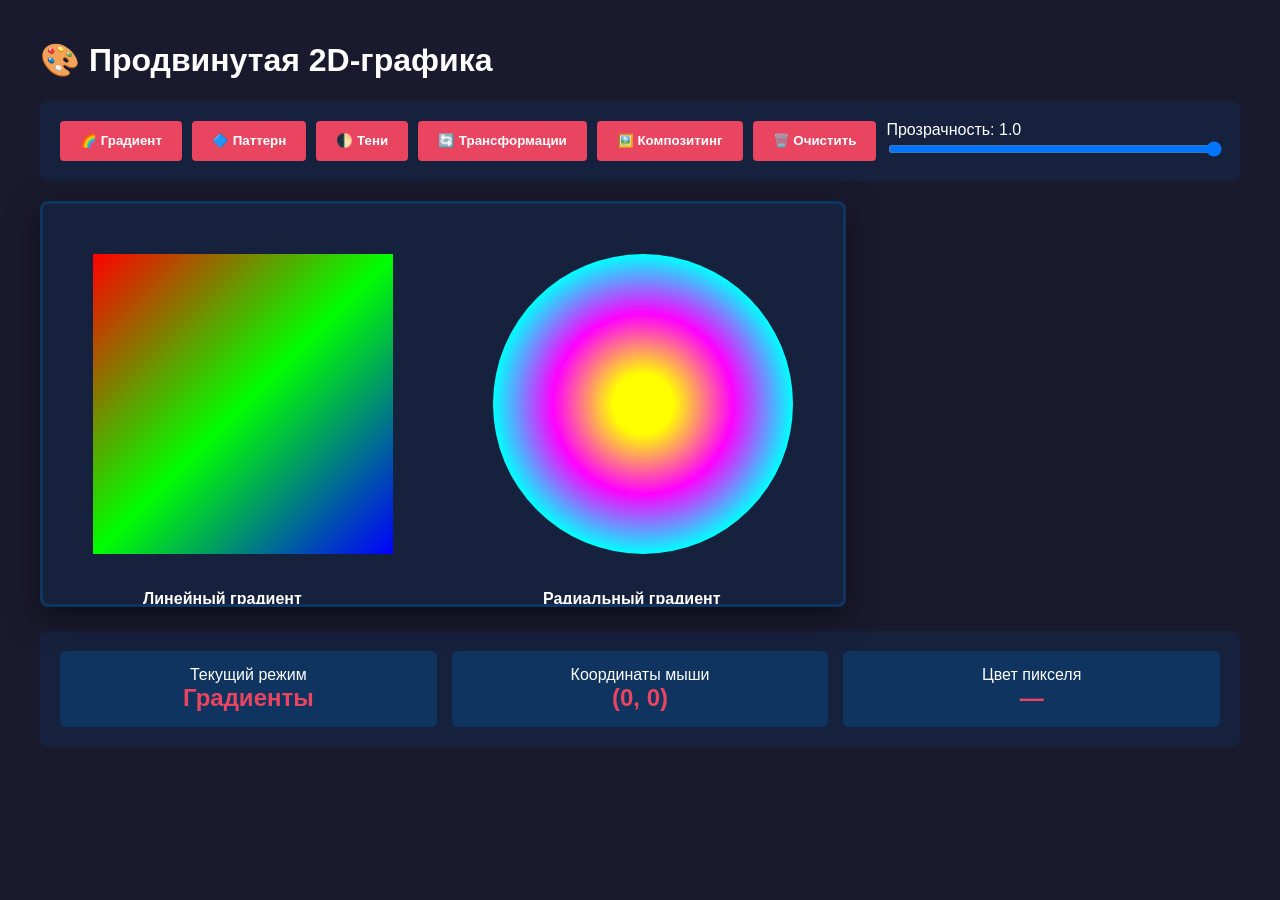
<file: src/canvas-advanced-1.html>
<!DOCTYPE html>
<html lang="ru">
<head>
    <meta charset="UTF-8">
    <title>Canvas: Продвинутая отрисовка</title>
    <style>
        body {
            font-family: 'Segoe UI', Tahoma, Geneva, Verdana, sans-serif;
            margin: 0;
            padding: 20px;
            background: #1a1a2e;
            color: #fff;
        }
        
        .container {
            max-width: 1200px;
            margin: 0 auto;
        }
        
        canvas {
            border: 3px solid #0f3460;
            border-radius: 8px;
            background: #16213e;
            box-shadow: 0 10px 30px rgba(0,0,0,0.5);
        }
        
        .controls {
            margin: 20px 0;
            display: flex;
            gap: 10px;
            flex-wrap: wrap;
            background: #16213e;
            padding: 20px;
            border-radius: 8px;
        }
        
        button {
            padding: 10px 20px;
            background: #e94560;
            color: white;
            border: none;
            border-radius: 4px;
            cursor: pointer;
            font-weight: bold;
            transition: transform 0.2s;
        }
        
        button:hover {
            transform: scale(1.05);
            background: #ff6b8b;
        }
        
        .info-panel {
            background: #16213e;
            padding: 20px;
            border-radius: 8px;
            margin-top: 20px;
            display: grid;
            grid-template-columns: repeat(auto-fit, minmax(200px, 1fr));
            gap: 15px;
        }
        
        .stat {
            background: #0f3460;
            padding: 15px;
            border-radius: 6px;
            text-align: center;
        }
        
        .stat-value {
            font-size: 24px;
            font-weight: bold;
            color: #e94560;
        }
        
        .slider-container {
            flex: 1;
            min-width: 200px;
        }
        
        input[type="range"] {
            width: 100%;
        }
    </style>
</head>
<body>
    <div class="container">
        <h1>🎨 Продвинутая 2D-графика</h1>
        
        <div class="controls">
            <button onclick="drawGradient()">🌈 Градиент</button>
            <button onclick="drawPattern()">🔷 Паттерн</button>
            <button onclick="drawShadows()">🌓 Тени</button>
            <button onclick="drawTransform()">🔄 Трансформации</button>
            <button onclick="drawComposite()">🖼️ Композитинг</button>
            <button onclick="clearCanvas()">🗑️ Очистить</button>
            
            <div class="slider-container">
                <label>Прозрачность: <span id="alphaValue">1.0</span></label>
                <input type="range" id="alphaSlider" min="0" max="1" step="0.1" value="1" oninput="updateAlpha(this.value)">
            </div>
        </div>
        
        <canvas id="mainCanvas" width="800" height="400"></canvas>
        
        <div class="info-panel" id="stats">
            <div class="stat">
                <div>Текущий режим</div>
                <div class="stat-value" id="currentMode">—</div>
            </div>
            <div class="stat">
                <div>Координаты мыши</div>
                <div class="stat-value" id="mouseCoords">(0, 0)</div>
            </div>
            <div class="stat">
                <div>Цвет пикселя</div>
                <div class="stat-value" id="pixelColor">—</div>
            </div>
        </div>
    </div>
    
    <script>
        const canvas = document.getElementById('mainCanvas');
        const ctx = canvas.getContext('2d');
        const alphaSlider = document.getElementById('alphaSlider');
        const alphaValue = document.getElementById('alphaValue');
        const currentMode = document.getElementById('currentMode');
        
        let globalAlpha = 1.0;
        
        // Обновление прозрачности
        window.updateAlpha = (value) => {
            globalAlpha = parseFloat(value);
            alphaValue.textContent = globalAlpha.toFixed(1);
        };
        
        // 1. ГРАДИЕНТЫ
        window.drawGradient = () => {
            clearCanvas();
            currentMode.textContent = 'Градиенты';
            
            // Линейный градиент
            const linearGradient = ctx.createLinearGradient(50, 50, 350, 350);
            linearGradient.addColorStop(0, '#ff0000');
            linearGradient.addColorStop(0.5, '#00ff00');
            linearGradient.addColorStop(1, '#0000ff');
            
            ctx.fillStyle = linearGradient;
            ctx.globalAlpha = globalAlpha;
            ctx.fillRect(50, 50, 300, 300);
            
            // Радиальный градиент
            const radialGradient = ctx.createRadialGradient(600, 200, 30, 600, 200, 150);
            radialGradient.addColorStop(0, '#ffff00');
            radialGradient.addColorStop(0.5, '#ff00ff');
            radialGradient.addColorStop(1, '#00ffff');
            
            ctx.fillStyle = radialGradient;
            ctx.beginPath();
            ctx.arc(600, 200, 150, 0, Math.PI * 2);
            ctx.fill();
            
            // Текст с информацией
            ctx.globalAlpha = 1.0;
            ctx.fillStyle = 'white';
            ctx.font = 'bold 16px Arial';
            ctx.fillText('Линейный градиент', 100, 400);
            ctx.fillText('Радиальный градиент', 500, 400);
        };
        
        // 2. ПАТТЕРНЫ
        window.drawPattern = () => {
            clearCanvas();
            currentMode.textContent = 'Паттерны';
            
            // Создаем паттерн из маленького canvas
            const patternCanvas = document.createElement('canvas');
            patternCanvas.width = 20;
            patternCanvas.height = 20;
            const patternCtx = patternCanvas.getContext('2d');
            
            // Рисуем узор
            patternCtx.fillStyle = '#e94560';
            patternCtx.fillRect(0, 0, 10, 10);
            patternCtx.fillRect(10, 10, 10, 10);
            patternCtx.fillStyle = '#0f3460';
            patternCtx.fillRect(10, 0, 10, 10);
            patternCtx.fillRect(0, 10, 10, 10);
            
            // Применяем паттерн
            const pattern = ctx.createPattern(patternCanvas, 'repeat');
            ctx.fillStyle = pattern;
            ctx.globalAlpha = globalAlpha;
            ctx.fillRect(0, 0, canvas.width, canvas.height);
            
            // Добавляем текст поверх
            ctx.globalAlpha = 1.0;
            ctx.fillStyle = 'white';
            ctx.font = 'bold 24px Arial';
            ctx.fillText('Паттерн "Клетка"', 250, 200);
        };
        
        // 3. ТЕНИ
        window.drawShadows = () => {
            clearCanvas();
            currentMode.textContent = 'Тени';
            
            // Настройки теней
            ctx.shadowColor = 'rgba(255, 255, 255, 0.8)';
            ctx.shadowBlur = 20;
            ctx.shadowOffsetX = 10;
            ctx.shadowOffsetY = 10;
            
            ctx.globalAlpha = globalAlpha;
            
            // Рисуем фигуры с тенями
            ctx.fillStyle = '#e94560';
            ctx.fillRect(100, 100, 150, 150);
            
            ctx.fillStyle = '#0f3460';
            ctx.beginPath();
            ctx.arc(500, 200, 80, 0, Math.PI * 2);
            ctx.fill();
            
            // Тень для текста
            ctx.shadowColor = '#e94560';
            ctx.shadowBlur = 15;
            ctx.shadowOffsetX = 5;
            ctx.shadowOffsetY = 5;
            
            ctx.globalAlpha = 1.0;
            ctx.fillStyle = 'white';
            ctx.font = 'bold 30px Arial';
            ctx.fillText('Тени', 300, 350);
            
            // Сброс настроек теней
            ctx.shadowColor = 'transparent';
            ctx.shadowBlur = 0;
            ctx.shadowOffsetX = 0;
            ctx.shadowOffsetY = 0;
        };
        
        // 4. ТРАНСФОРМАЦИИ
        window.drawTransform = () => {
            clearCanvas();
            currentMode.textContent = 'Трансформации';
            
            ctx.save(); // Сохраняем состояние
            
            ctx.globalAlpha = globalAlpha;
            
            // Сдвиг (translate)
            ctx.translate(200, 150);
            ctx.fillStyle = '#e94560';
            ctx.fillRect(0, 0, 100, 100);
            
            // Масштабирование (scale)
            ctx.scale(0.5, 0.5);
            ctx.fillStyle = '#0f3460';
            ctx.fillRect(200, 50, 100, 100);
            
            // Поворот (rotate)
            ctx.rotate(45 * Math.PI / 180);
            ctx.fillStyle = '#4ecdc4';
            ctx.fillRect(100, -50, 80, 80);
            
            ctx.restore(); // Восстанавливаем состояние
            
            // Пояснения
            ctx.globalAlpha = 1.0;
            ctx.fillStyle = 'white';
            ctx.font = '14px Arial';
            ctx.fillText('translate(200,150)', 50, 300);
            ctx.fillText('scale(0.5) + rotate', 250, 250);
        };
        
        // 5. КОМПОЗИТИНГ
        window.drawComposite = () => {
            clearCanvas();
            currentMode.textContent = 'Композитинг';
            
            // Рисуем фон
            ctx.fillStyle = '#0f3460';
            ctx.fillRect(0, 0, canvas.width, canvas.height);
            
            const modes = [
                'source-over',    // По умолчанию
                'destination-over',
                'lighter',        // Сложение цветов
                'multiply',
                'screen',
                'overlay'
            ];
            
            ctx.globalAlpha = 0.8;
            
            modes.forEach((mode, index) => {
                const x = 50 + (index * 120);
                const y = 50;
                
                // Устанавливаем режим композитинга
                ctx.globalCompositeOperation = mode;
                
                // Рисуем квадрат
                ctx.fillStyle = '#e94560';
                ctx.fillRect(x, y, 80, 80);
                
                // Рисуем круг поверх
                ctx.fillStyle = '#4ecdc4';
                ctx.beginPath();
                ctx.arc(x + 60, y + 60, 40, 0, Math.PI * 2);
                ctx.fill();
                
                // Подпись режима
                ctx.globalCompositeOperation = 'source-over';
                ctx.globalAlpha = 1.0;
                ctx.fillStyle = 'white';
                ctx.font = '10px Arial';
                ctx.fillText(mode, x, y + 100);
            });
            
            // Сброс
            ctx.globalCompositeOperation = 'source-over';
        };
        
        // Очистка
        window.clearCanvas = () => {
            ctx.clearRect(0, 0, canvas.width, canvas.height);
            ctx.globalAlpha = 1.0;
            ctx.shadowColor = 'transparent';
            ctx.shadowBlur = 0;
            ctx.shadowOffsetX = 0;
            ctx.shadowOffsetY = 0;
            ctx.setTransform(1, 0, 0, 1, 0, 0); // Сброс трансформаций
            currentMode.textContent = '—';
        };
        
        // Отслеживание мыши
        canvas.addEventListener('mousemove', (e) => {
            const rect = canvas.getBoundingClientRect();
            const x = Math.floor(e.clientX - rect.left);
            const y = Math.floor(e.clientY - rect.top);
            
            document.getElementById('mouseCoords').textContent = `(${x}, ${y})`;
            
            // Получаем цвет пикселя под мышью
            try {
                const pixel = ctx.getImageData(x, y, 1, 1).data;
                document.getElementById('pixelColor').textContent = 
                    `rgba(${pixel[0]}, ${pixel[1]}, ${pixel[2]}, ${(pixel[3]/255).toFixed(2)})`;
            } catch (e) {
                // Вне canvas
            }
        });
        
        // Начальный рисунок
        drawGradient();
    </script>
</body>
</html>
</file>
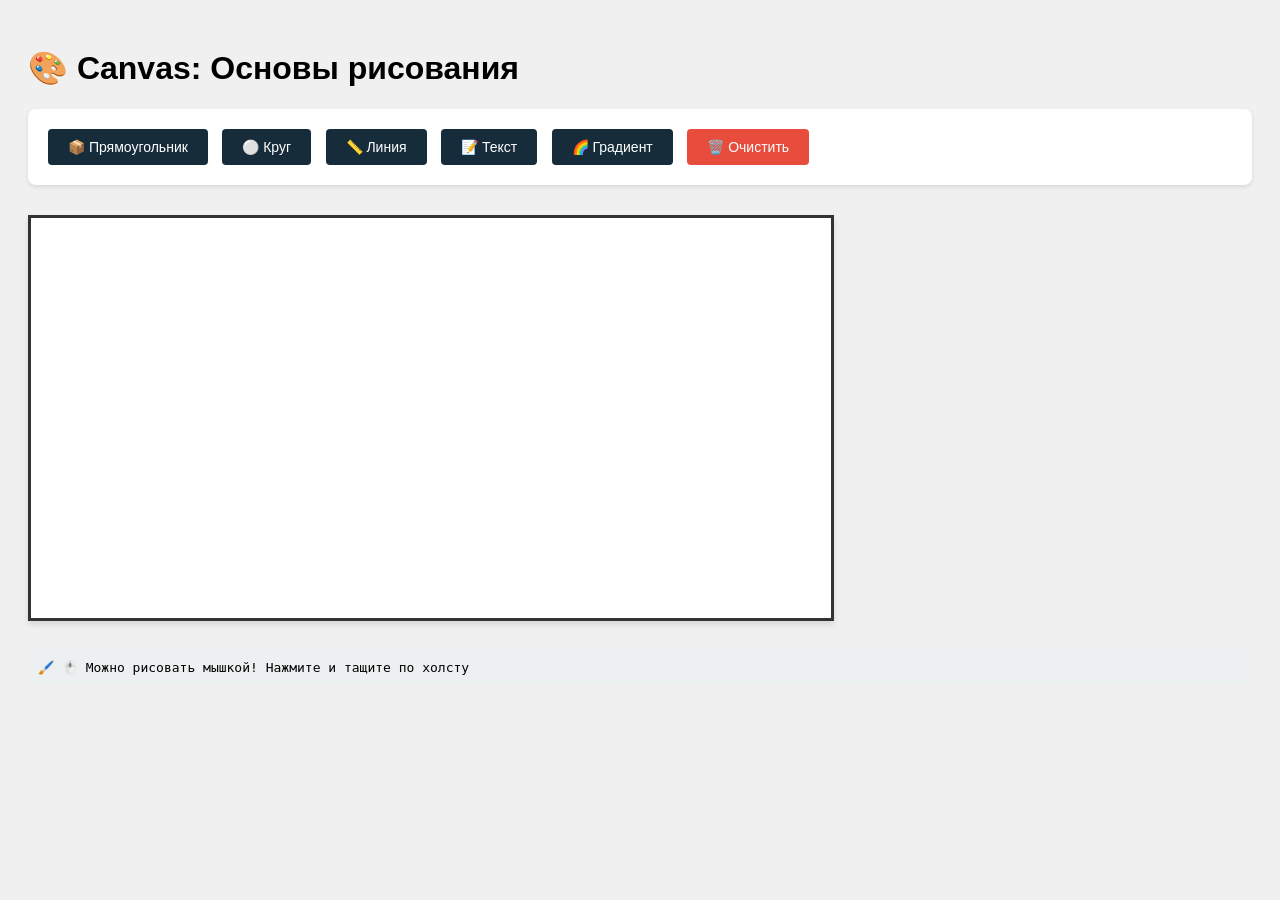
<file: src/canvas-basics.html>
<!DOCTYPE html>
<html lang="ru">
<head>
    <meta charset="UTF-8">
    <title>Canvas: Основы рисования</title>
    <style>
        body {
            font-family: Arial, sans-serif;
            padding: 20px;
            background: #f0f0f0;
        }
        
        canvas {
            border: 3px solid #333;
            background: white;
            margin: 10px 0;
            box-shadow: 0 4px 6px rgba(0,0,0,0.1);
        }
        
        .controls {
            margin: 20px 0;
            padding: 15px;
            background: white;
            border-radius: 8px;
            box-shadow: 0 2px 4px rgba(0,0,0,0.1);
        }
        
        button {
            padding: 10px 20px;
            margin: 5px;
            background: #162c3a;
            color: white;
            border: none;
            border-radius: 4px;
            cursor: pointer;
            font-size: 14px;
        }
        
        button:hover {
            background: #077bc8;
        }
        
        button.clear {
            background: #e74c3c;
        }
        
        button.clear:hover {
            background: #c0392b;
        }
        
        .info {
            margin-top: 15px;
            padding: 10px;
            background: #ecf0f1;
            border-radius: 4px;
            font-family: monospace;
        }
    </style>
</head>
<body>
    <h1>🎨 Canvas: Основы рисования</h1>
    
    <div class="controls">
        <button onclick="drawRect()">📦 Прямоугольник</button>
        <button onclick="drawCircle()">⚪ Круг</button>
        <button onclick="drawLine()">📏 Линия</button>
        <button onclick="drawText()">📝 Текст</button>
        <button onclick="drawGradient()">🌈 Градиент</button>
        <button onclick="clearCanvas()" class="clear">🗑️ Очистить</button>
    </div>
    
    <canvas id="myCanvas" width="800" height="400"></canvas>
    
    <div class="info" id="info">
        Попробуйте разные кнопки! 🖌️
    </div>
    
    <script>
        const canvas = document.getElementById('myCanvas');
        const ctx = canvas.getContext('2d');
        const info = document.getElementById('info');
        
        // Начальные настройки
        ctx.strokeStyle = '#3498db';  // Цвет линий
        ctx.fillStyle = '#3498db';    // Цвет заливки
        ctx.lineWidth = 3;            // Толщина линий
        ctx.font = '20px Arial';      // Шрифт для текста
        
        // Функция для обновления информации
        function showInfo(text) {
            info.innerHTML = `🖌️ ${text}`;
        }
        
        // 1. РИСОВАНИЕ ПРЯМОУГОЛЬНИКА
        window.drawRect = () => {
            clearCanvas();
            
            // fillRect(x, y, width, height) - закрашенный прямоугольник
            ctx.fillStyle = '#3498db';
            ctx.fillRect(50, 50, 200, 100);
            
            // strokeRect(x, y, width, height) - только контур
            ctx.strokeStyle = '#2c3e50';
            ctx.lineWidth = 5;
            ctx.strokeRect(300, 50, 200, 100);
            
            // Прямоугольник со скругленными углами
            ctx.fillStyle = '#27ae60';
            ctx.beginPath();
            // roundRect(x, y, width, height, radius) - нужно создать вручную
            ctx.roundRect(550, 50, 200, 100, 20);
            ctx.fill();
            
            showInfo('Нарисованы прямоугольники: закрашенный, контурный, со скруглением');
        };
        
        // Вспомогательная функция для скругленного прямоугольника
        CanvasRenderingContext2D.prototype.roundRect = function(x, y, w, h, r) {
            if (w < 2 * r) r = w / 2;
            if (h < 2 * r) r = h / 2;
            this.moveTo(x + r, y);
            this.lineTo(x + w - r, y);
            this.quadraticCurveTo(x + w, y, x + w, y + r);
            this.lineTo(x + w, y + h - r);
            this.quadraticCurveTo(x + w, y + h, x + w - r, y + h);
            this.lineTo(x + r, y + h);
            this.quadraticCurveTo(x, y + h, x, y + h - r);
            this.lineTo(x, y + r);
            this.quadraticCurveTo(x, y, x + r, y);
            return this;
        };
        
        // 2. РИСОВАНИЕ КРУГА
        window.drawCircle = () => {
            clearCanvas();
            
            // Круг с заливкой
            ctx.fillStyle = '#e74c3c';
            ctx.beginPath();
            ctx.arc(150, 200, 80, 0, Math.PI * 2); // (x, y, радиус, начальный угол, конечный угол)
            ctx.fill();
            
            // Круг с контуром
            ctx.strokeStyle = '#27ae60';
            ctx.lineWidth = 5;
            ctx.beginPath();
            ctx.arc(400, 200, 80, 0, Math.PI * 2);
            ctx.stroke();
            
            // Полукруг
            ctx.fillStyle = '#f39c12';
            ctx.beginPath();
            ctx.arc(650, 200, 80, 0, Math.PI); // Только половина круга
            ctx.fill();
            
            showInfo('Нарисованы круги: закрашенный, контурный, полукруг');
        };
        
        // 3. РИСОВАНИЕ ЛИНИИ
        window.drawLine = () => {
            clearCanvas();
            
            // Простая линия
            ctx.strokeStyle = '#3498db';
            ctx.lineWidth = 3;
            ctx.beginPath();
            ctx.moveTo(50, 50);     // Начальная точка
            ctx.lineTo(250, 350);   // Конечная точка
            ctx.stroke();
            
            // Ломаная линия
            ctx.strokeStyle = '#e74c3c';
            ctx.lineWidth = 5;
            ctx.beginPath();
            ctx.moveTo(300, 100);
            ctx.lineTo(400, 200);
            ctx.lineTo(350, 300);
            ctx.lineTo(450, 350);
            ctx.stroke();
            
            // Пунктирная линия
            ctx.strokeStyle = '#27ae60';
            ctx.lineWidth = 4;
            ctx.setLineDash([10, 5]); // 10px линия, 5px пробел
            ctx.beginPath();
            ctx.moveTo(500, 100);
            ctx.lineTo(700, 300);
            ctx.stroke();
            
            // Возвращаем обычную линию
            ctx.setLineDash([]);
            
            showInfo('Нарисованы линии: прямая, ломаная, пунктирная');
        };
        
        // 4. РИСОВАНИЕ ТЕКСТА
        window.drawText = () => {
            clearCanvas();
            
            // Обычный текст
            ctx.font = '30px Arial';
            ctx.fillStyle = '#2c3e50';
            ctx.fillText('Привет, Марс!', 50, 100);
            
            // Текст с обводкой
            ctx.font = '40px "Courier New"';
            ctx.strokeStyle = '#e74c3c';
            ctx.lineWidth = 2;
            ctx.strokeText('Mars', 50, 200);
            
            // Текст с тенью
            ctx.shadowColor = '#888';
            ctx.shadowBlur = 10;
            ctx.shadowOffsetX = 5;
            ctx.shadowOffsetY = 5;
            ctx.font = 'bold 50px Arial';
            ctx.fillStyle = '#27ae60';
            ctx.fillText('2026', 50, 300);
            
            // Убираем тень
            ctx.shadowColor = 'transparent';
            ctx.shadowBlur = 0;
            ctx.shadowOffsetX = 0;
            ctx.shadowOffsetY = 0;
            
            showInfo('Нарисован текст: обычный, с обводкой, с тенью');
        };
        
        // 5. РИСОВАНИЕ ГРАДИЕНТА
        window.drawGradient = () => {
            clearCanvas();
            
            // Линейный градиент
            const linearGradient = ctx.createLinearGradient(50, 50, 250, 250);
            linearGradient.addColorStop(0, '#3498db');   // Начальный цвет
            linearGradient.addColorStop(0.5, '#e74c3c'); // Средний цвет
            linearGradient.addColorStop(1, '#f1c40f');   // Конечный цвет
            
            ctx.fillStyle = linearGradient;
            ctx.fillRect(50, 50, 200, 200);
            
            // Радиальный градиент
            const radialGradient = ctx.createRadialGradient(400, 150, 20, 450, 200, 100);
            radialGradient.addColorStop(0, '#2ecc71');
            radialGradient.addColorStop(0.5, '#f39c12');
            radialGradient.addColorStop(1, '#e74c3c');
            
            ctx.fillStyle = radialGradient;
            ctx.beginPath();
            ctx.arc(450, 200, 100, 0, Math.PI * 2);
            ctx.fill();
            
            showInfo('Нарисованы градиенты: линейный и радиальный');
        };
        
        // 6. ОЧИСТКА ХОЛСТА
        window.clearCanvas = () => {
            ctx.clearRect(0, 0, canvas.width, canvas.height);
            showInfo('Холст очищен. Нажмите любую кнопку!');
        };
        
        // 7. РИСОВАНИЕ ПО КООРДИНАТАМ МЫШИ (интерактив)
        let isDrawing = false;
        let lastX = 0;
        let lastY = 0;
        
        canvas.addEventListener('mousedown', (e) => {
            isDrawing = true;
            lastX = e.offsetX;
            lastY = e.offsetY;
            
            // Начинаем новый путь
            ctx.beginPath();
            ctx.moveTo(lastX, lastY);
        });
        
        canvas.addEventListener('mousemove', (e) => {
            if (!isDrawing) return;
            
            const x = e.offsetX;
            const y = e.offsetY;
            
            // Рисуем линию
            ctx.strokeStyle = '#3498db';
            ctx.lineWidth = 3;
            ctx.lineTo(x, y);
            ctx.stroke();
            
            // Начинаем новый сегмент для плавности
            ctx.beginPath();
            ctx.moveTo(x, y);
            
            lastX = x;
            lastY = y;
        });
        
        canvas.addEventListener('mouseup', () => {
            isDrawing = false;
        });
        
        canvas.addEventListener('mouseleave', () => {
            isDrawing = false;
        });
        
        showInfo('🖱️ Можно рисовать мышкой! Нажмите и тащите по холсту');
    </script>
</body>
</html>
</file>
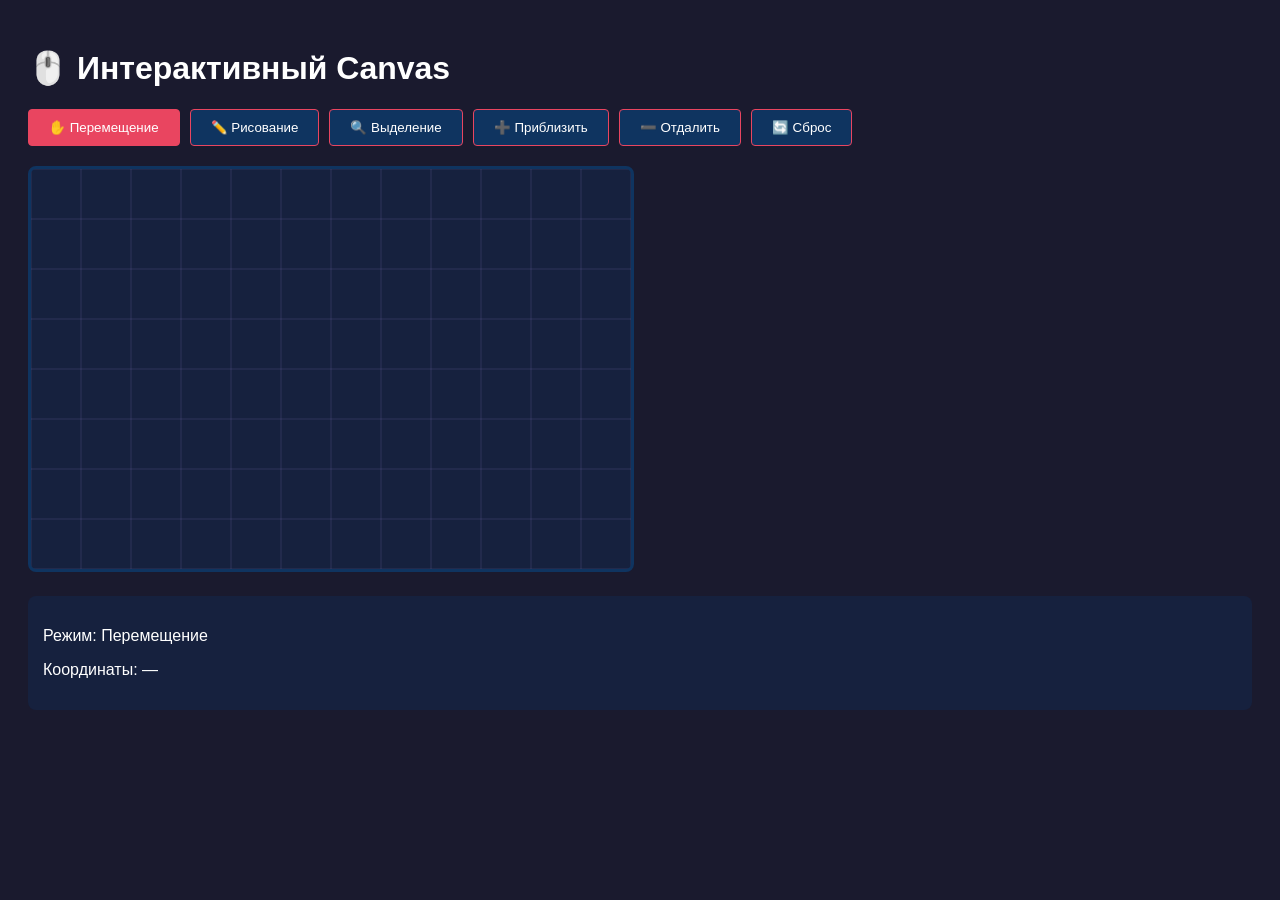
<file: src/canvas-interactive.html>
<!DOCTYPE html>
<html lang="ru">
<head>
    <meta charset="UTF-8">
    <title>Интерактивный Canvas</title>
    <style>
        body {
            font-family: 'Segoe UI', sans-serif;
            background: #1a1a2e;
            color: #fff;
            padding: 20px;
        }
        
        .canvas-wrapper {
            position: relative;
            display: inline-block;
        }
        
        canvas {
            border: 3px solid #0f3460;
            border-radius: 8px;
            background: #16213e;
            cursor: crosshair;
        }
        
        .tooltip {
            position: absolute;
            background: rgba(0,0,0,0.8);
            color: white;
            padding: 8px 12px;
            border-radius: 4px;
            font-size: 14px;
            pointer-events: none;
            display: none;
            z-index: 1000;
        }
        
        .controls {
            margin: 20px 0;
            display: flex;
            gap: 10px;
        }
        
        button {
            padding: 10px 20px;
            background: #0f3460;
            color: white;
            border: 1px solid #e94560;
            border-radius: 4px;
            cursor: pointer;
            transition: all 0.3s;
        }
        
        button:hover {
            background: #e94560;
        }
        
        button.active {
            background: #e94560;
        }
    </style>
</head>
<body>
    <h1>🖱️ Интерактивный Canvas</h1>
    
    <div class="controls">
        <button id="btnPan" class="active">✋ Перемещение</button>
        <button id="btnDraw">✏️ Рисование</button>
        <button id="btnSelect">🔍 Выделение</button>
        <button id="btnZoomIn">➕ Приблизить</button>
        <button id="btnZoomOut">➖ Отдалить</button>
        <button id="btnReset">🔄 Сброс</button>
    </div>
    
    <div class="canvas-wrapper">
        <canvas id="interactiveCanvas" width="600" height="400"></canvas>
        <div class="tooltip" id="tooltip"></div>
    </div>
    
    <div style="margin-top: 20px; background: #16213e; padding: 15px; border-radius: 8px;">
        <p id="status">Режим: Перемещение</p>
        <p id="coordinates">Координаты: —</p>
    </div>
    
    <script>
        const canvas = document.getElementById('interactiveCanvas');
        const ctx = canvas.getContext('2d');
        const tooltip = document.getElementById('tooltip');
        const statusEl = document.getElementById('status');
        const coordsEl = document.getElementById('coordinates');
        
        // Состояние
        let mode = 'pan'; // pan, draw, select
        let isDragging = false;
        let lastX, lastY;
        
        // Трансформации
        let scale = 1;
        let offsetX = 0;
        let offsetY = 0;
        
        // Данные
        let points = [];
        let selectedPoints = [];
        
        // Кнопки
        document.getElementById('btnPan').onclick = () => setMode('pan');
        document.getElementById('btnDraw').onclick = () => setMode('draw');
        document.getElementById('btnSelect').onclick = () => setMode('select');
        document.getElementById('btnZoomIn').onclick = () => zoom(1.2);
        document.getElementById('btnZoomOut').onclick = () => zoom(0.8);
        document.getElementById('btnReset').onclick = resetView;
        
        function setMode(newMode) {
            mode = newMode;
            statusEl.textContent = `Режим: ${
                mode === 'pan' ? 'Перемещение' : 
                mode === 'draw' ? 'Рисование' : 'Выделение'
            }`;
            
            // Обновляем активную кнопку
            document.querySelectorAll('button').forEach(btn => btn.classList.remove('active'));
            document.getElementById(`btn${newMode.charAt(0).toUpperCase() + newMode.slice(1)}`).classList.add('active');
        }
        
        // Преобразование координат с учетом масштаба и смещения
        function transformPoint(x, y) {
            return {
                x: (x - offsetX) / scale,
                y: (y - offsetY) / scale
            };
        }
        
        // Обратное преобразование
        function inverseTransform(x, y) {
            return {
                x: x * scale + offsetX,
                y: y * scale + offsetY
            };
        }
        
        // Отрисовка
        function draw() {
            ctx.clearRect(0, 0, canvas.width, canvas.height);
            
            // Сохраняем состояние
            ctx.save();
            
            // Применяем трансформации
            ctx.translate(offsetX, offsetY);
            ctx.scale(scale, scale);
            
            // Рисуем сетку
            ctx.strokeStyle = '#4a4a7a';
            ctx.lineWidth = 0.5;
            ctx.beginPath();
            for (let i = 0; i <= canvas.width / scale; i += 50) {
                ctx.moveTo(i, 0);
                ctx.lineTo(i, canvas.height / scale);
            }
            for (let i = 0; i <= canvas.height / scale; i += 50) {
                ctx.moveTo(0, i);
                ctx.lineTo(canvas.width / scale, i);
            }
            ctx.stroke();
            
            // Рисуем точки
            points.forEach((point, index) => {
                ctx.beginPath();
                ctx.arc(point.x, point.y, 5, 0, Math.PI * 2);
                
                if (selectedPoints.includes(index)) {
                    ctx.fillStyle = '#e94560';
                } else {
                    ctx.fillStyle = '#4ecdc4';
                }
                
                ctx.fill();
                ctx.strokeStyle = 'white';
                ctx.lineWidth = 1;
                ctx.stroke();
            });
            
            // Восстанавливаем состояние
            ctx.restore();
        }
        
        // Обработчики мыши
        canvas.addEventListener('mousedown', (e) => {
            isDragging = true;
            lastX = e.offsetX;
            lastY = e.offsetY;
            
            if (mode === 'draw') {
                const point = transformPoint(lastX, lastY);
                points.push(point);
                draw();
            }
        });
        
        canvas.addEventListener('mousemove', (e) => {
            const x = e.offsetX;
            const y = e.offsetY;
            
            // Обновляем координаты
            const worldPos = transformPoint(x, y);
            coordsEl.textContent = `Координаты: экран (${x}, ${y}) | мир (${worldPos.x.toFixed(0)}, ${worldPos.y.toFixed(0)})`;
            
            // Поиск точки под курсором
            const hoveredPoint = points.findIndex(p => {
                const screenPos = inverseTransform(p.x, p.y);
                const dist = Math.hypot(screenPos.x - x, screenPos.y - y);
                return dist < 10;
            });
            
            if (hoveredPoint !== -1) {
                tooltip.style.display = 'block';
                tooltip.style.left = (x + 20) + 'px';
                tooltip.style.top = (y - 20) + 'px';
                tooltip.textContent = `Точка ${hoveredPoint + 1}: (${points[hoveredPoint].x.toFixed(0)}, ${points[hoveredPoint].y.toFixed(0)})`;
            } else {
                tooltip.style.display = 'none';
            }
            
            if (isDragging) {
                if (mode === 'pan') {
                    // Перемещение
                    offsetX += (x - lastX);
                    offsetY += (y - lastY);
                    lastX = x;
                    lastY = y;
                    draw();
                } else if (mode === 'select') {
                    // Выделение прямоугольником (упрощенно)
                }
            }
        });
        
        canvas.addEventListener('mouseup', () => {
            isDragging = false;
        });
        
        canvas.addEventListener('mouseleave', () => {
            isDragging = false;
            tooltip.style.display = 'none';
        });
        
        canvas.addEventListener('click', (e) => {
            if (mode === 'select') {
                const x = e.offsetX;
                const y = e.offsetY;
                
                // Поиск ближайшей точки
                let minDist = Infinity;
                let selectedIndex = -1;
                
                points.forEach((p, index) => {
                    const screenPos = inverseTransform(p.x, p.y);
                    const dist = Math.hypot(screenPos.x - x, screenPos.y - y);
                    if (dist < minDist && dist < 10) {
                        minDist = dist;
                        selectedIndex = index;
                    }
                });
                
                if (selectedIndex !== -1) {
                    if (selectedPoints.includes(selectedIndex)) {
                        selectedPoints = selectedPoints.filter(i => i !== selectedIndex);
                    } else {
                        selectedPoints.push(selectedIndex);
                    }
                    draw();
                }
            }
        });
        
        // Зум
        function zoom(factor) {
            scale *= factor;
            draw();
        }
        
        // Сброс вида
        function resetView() {
            scale = 1;
            offsetX = 0;
            offsetY = 0;
            draw();
        }
        
        // Начальная отрисовка
        draw();
    </script>
</body>
</html>
</file>
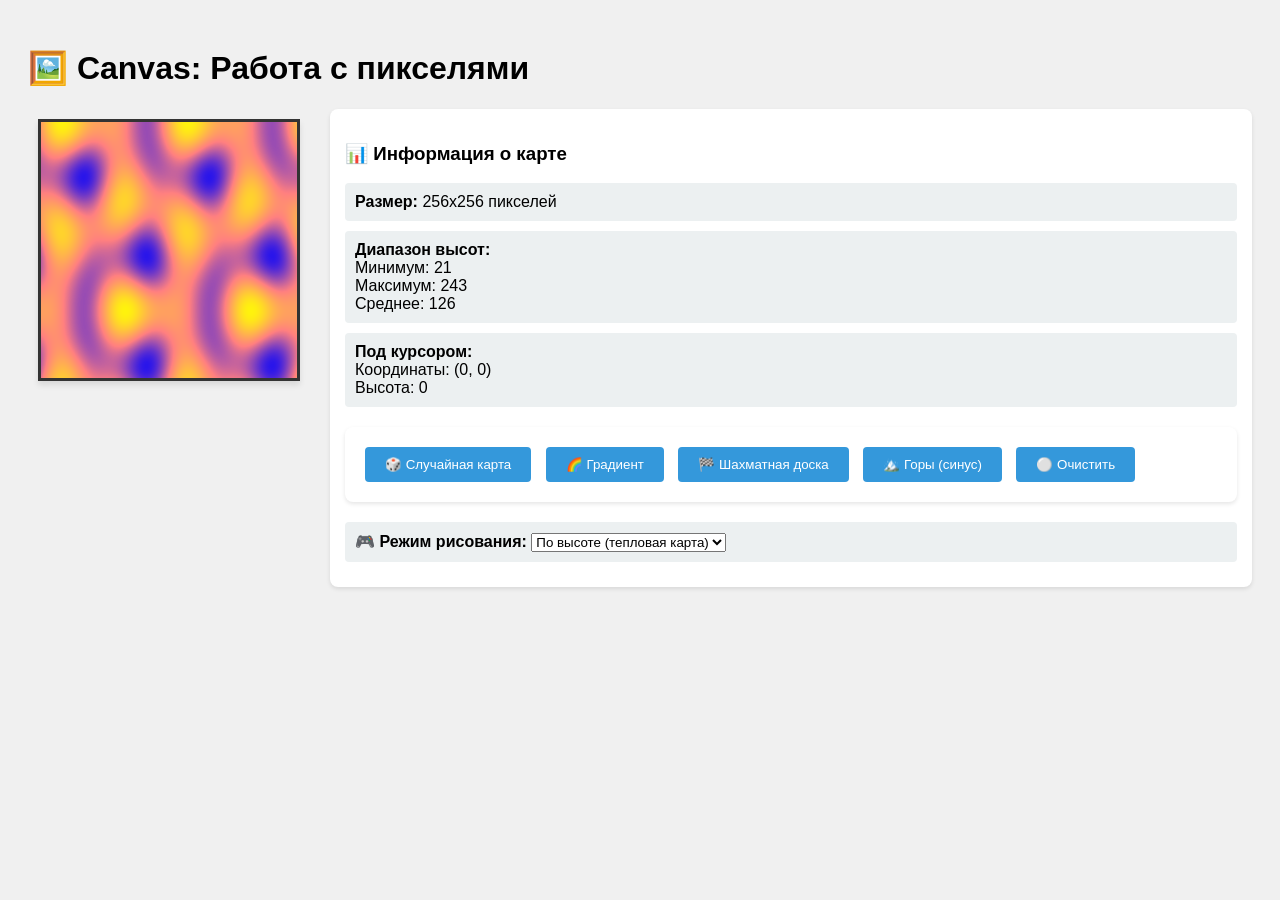
<file: src/canvas-pixels.html>
<!DOCTYPE html>
<html lang="ru">
<head>
    <meta charset="UTF-8">
    <title>Canvas: Работа с пикселями</title>
    <style>
        body {
            font-family: Arial, sans-serif;
            padding: 20px;
            background: #f0f0f0;
        }
        
        canvas {
            border: 3px solid #333;
            background: white;
            margin: 10px;
            box-shadow: 0 4px 6px rgba(0,0,0,0.1);
        }
        
        .controls {
            margin: 20px 0;
            padding: 15px;
            background: white;
            border-radius: 8px;
            box-shadow: 0 2px 4px rgba(0,0,0,0.1);
        }
        
        button {
            padding: 10px 20px;
            margin: 5px;
            background: #3498db;
            color: white;
            border: none;
            border-radius: 4px;
            cursor: pointer;
        }
        
        .container {
            display: flex;
            flex-wrap: wrap;
            gap: 20px;
        }
        
        .info-panel {
            background: white;
            padding: 15px;
            border-radius: 8px;
            box-shadow: 0 2px 4px rgba(0,0,0,0.1);
            flex: 1;
            min-width: 300px;
        }
        
        .stat {
            margin: 10px 0;
            padding: 10px;
            background: #ecf0f1;
            border-radius: 4px;
        }
    </style>
</head>
<body>
    <h1>🖼️ Canvas: Работа с пикселями</h1>
    
    <div class="container">
        <div>
            <canvas id="pixelCanvas" width="256" height="256"></canvas>
        </div>
        
        <div class="info-panel">
            <h3>📊 Информация о карте</h3>
            
            <div class="stat">
                <strong>Размер:</strong> <span id="size">256x256 пикселей</span>
            </div>
            
            <div class="stat">
                <strong>Диапазон высот:</strong><br>
                Минимум: <span id="minVal">0</span><br>
                Максимум: <span id="maxVal">255</span><br>
                Среднее: <span id="avgVal">0</span>
            </div>
            
            <div class="stat">
                <strong>Под курсором:</strong><br>
                Координаты: (<span id="mouseX">0</span>, <span id="mouseY">0</span>)<br>
                Высота: <span id="mouseHeight">0</span>
            </div>
            
            <div class="controls">
                <button onclick="generateRandomMap()">🎲 Случайная карта</button>
                <button onclick="generateGradientMap()">🌈 Градиент</button>
                <button onclick="generateCheckerboard()">🏁 Шахматная доска</button>
                <button onclick="generateMountains()">🏔️ Горы (синус)</button>
                <button onclick="clearToColor()">⚪ Очистить</button>
            </div>
            
            <div class="stat">
                <strong>🎮 Режим рисования:</strong>
                <select id="drawMode" onchange="changeDrawMode()">
                    <option value="height">По высоте (тепловая карта)</option>
                    <option value="red">Красный канал</option>
                    <option value="green">Зеленый канал</option>
                    <option value="blue">Синий канал</option>
                    <option value="white">Белый канал</option>
                </select>
            </div>
        </div>
    </div>
    
    <script>
        const canvas = document.getElementById('pixelCanvas');
        const ctx = canvas.getContext('2d');
        
        // Массив для хранения карты высот (256x256)
        let heightMap = new Array(256).fill(0).map(() => new Array(256).fill(0));
        
        // Элементы для отображения статистики
        const minSpan = document.getElementById('minVal');
        const maxSpan = document.getElementById('maxVal');
        const avgSpan = document.getElementById('avgVal');
        const mouseXSpan = document.getElementById('mouseX');
        const mouseYSpan = document.getElementById('mouseY');
        const mouseHeightSpan = document.getElementById('mouseHeight');
        
        // 1. ФУНКЦИЯ ОТРИСОВКИ КАРТЫ ПО ПИКСЕЛЯМ
        function renderMap() {
            // Получаем данные изображения
            const imageData = ctx.createImageData(256, 256);
            const data = imageData.data; // Массив [R,G,B,A, R,G,B,A, ...]
            
            // Заполняем пиксели
            for (let y = 0; y < 256; y++) {
                for (let x = 0; x < 256; x++) {
                    const height = heightMap[y][x];
                    const index = (y * 256 + x) * 4; // Каждый пиксель - 4 байта (R,G,B,A)
                    
                    const mode = document.getElementById('drawMode').value;
                    
                    if (mode === 'height') {
                        // Тепловая карта: низкие - синие, средние - зеленые, высокие - красные
                        const r = Math.min(255, height * 2);      // Красный растет с высотой
                        const g = Math.min(255, height);          // Зеленый средний
                        const b = Math.min(255, 255 - height);    // Синий падает с высотой
                        
                        data[index] = r;          // R
                        data[index + 1] = g;      // G
                        data[index + 2] = b;      // B
                        data[index + 3] = 255;    // A (полная непрозрачность)
                    } else if (mode === 'red') {
                        // Только красный канал
                        data[index] = height;
                        data[index + 1] = 0;
                        data[index + 2] = 0;
                        data[index + 3] = 255;
                    } else if (mode === 'green') {
                        // Только зеленый канал
                        data[index] = 0;
                        data[index + 1] = height;
                        data[index + 2] = 0;
                        data[index + 3] = 255;
                    } else if (mode === 'blue') {
                        // Только синий канал
                        data[index] = 0;
                        data[index + 1] = 0;
                        data[index + 2] = height;
                        data[index + 3] = 255;
                    } else if (mode === 'white') {
                        data[index] = height;
                        data[index + 1] = height;
                        data[index + 2] = height;
                        data[index + 3] = 255;
                    }
                }
            }
            
            // Рисуем изображение
            ctx.putImageData(imageData, 0, 0);
            
            // Обновляем статистику
            updateStats();
        }
        
        // 2. ФУНКЦИИ ДЛЯ ГЕНЕРАЦИИ РАЗНЫХ КАРТ
        
        // Случайная карта (белый шум)
        window.generateRandomMap = () => {
            for (let y = 0; y < 256; y++) {
                for (let x = 0; x < 256; x++) {
                    heightMap[y][x] = Math.floor(Math.random() * 256);
                }
            }
            renderMap();
        };
        
        // Градиент
        window.generateGradientMap = () => {
            for (let y = 0; y < 256; y++) {
                for (let x = 0; x < 256; x++) {
                    // Градиент по диагонали
                    heightMap[y][x] = Math.floor((x + y) / 2);
                }
            }
            renderMap();
        };
        
        // Шахматная доска
        window.generateCheckerboard = () => {
            for (let y = 0; y < 256; y++) {
                for (let x = 0; x < 256; x++) {
                    // Шахматная доска 32x32
                    const cellX = Math.floor(x / 32);
                    const cellY = Math.floor(y / 32);
                    heightMap[y][x] = (cellX + cellY) % 2 === 0 ? 255 : 0;
                }
            }
            renderMap();
        };
        
        // Горы (синусоида)
        window.generateMountains = () => {
            for (let y = 0; y < 256; y++) {
                for (let x = 0; x < 256; x++) {
                    // Комбинация синусов для создания "горного" рельефа
                    const height = Math.floor(
                        128 + 
                        64 * Math.sin(x / 20) * Math.cos(y / 20) +
                        32 * Math.sin(x / 10) +
                        32 * Math.cos(y / 15)
                    );
                    heightMap[y][x] = Math.max(0, Math.min(255, height));
                }
            }
            renderMap();
        };
        
        // Очистить (залить одним цветом)
        window.clearToColor = () => {
            const color = prompt("Введите значение высоты (0-255):", "128");
            const val = parseInt(color) || 128;
            
            for (let y = 0; y < 256; y++) {
                for (let x = 0; x < 256; x++) {
                    heightMap[y][x] = val;
                }
            }
            renderMap();
        };
        
        // 3. ОБНОВЛЕНИЕ СТАТИСТИКИ
        function updateStats() {
            let min = 256, max = -1, sum = 0;
            
            for (let y = 0; y < 256; y++) {
                for (let x = 0; x < 256; x++) {
                    const val = heightMap[y][x];
                    min = Math.min(min, val);
                    max = Math.max(max, val);
                    sum += val;
                }
            }
            
            const avg = Math.round(sum / (256 * 256));
            
            minSpan.textContent = min;
            maxSpan.textContent = max;
            avgSpan.textContent = avg;
        }
        
        // 4. ОТСЛЕЖИВАНИЕ МЫШИ
        canvas.addEventListener('mousemove', (e) => {
            const rect = canvas.getBoundingClientRect();
            const scaleX = canvas.width / rect.width;
            const scaleY = canvas.height / rect.height;
            
            const x = Math.floor((e.clientX - rect.left) * scaleX);
            const y = Math.floor((e.clientY - rect.top) * scaleY);
            
            if (x >= 0 && x < 256 && y >= 0 && y < 256) {
                mouseXSpan.textContent = x;
                mouseYSpan.textContent = y;
                mouseHeightSpan.textContent = heightMap[y][x];
            }
        });
        
        // 5. РИСОВАНИЕ КИСТЬЮ
        let isDrawing = false;
        let brushSize = 5;
        
        canvas.addEventListener('mousedown', (e) => {
            isDrawing = true;
        });
        
        canvas.addEventListener('mousemove', (e) => {
            if (!isDrawing) return;
            
            const rect = canvas.getBoundingClientRect();
            const scaleX = canvas.width / rect.width;
            const scaleY = canvas.height / rect.height;
            
            const x = Math.floor((e.clientX - rect.left) * scaleX);
            const y = Math.floor((e.clientY - rect.top) * scaleY);
            
            if (x >= 0 && x < 256 && y >= 0 && y < 256) {
                // Рисуем круг кистью
                for (let dy = -brushSize; dy <= brushSize; dy++) {
                    for (let dx = -brushSize; dx <= brushSize; dx++) {
                        const nx = x + dx;
                        const ny = y + dy;
                        
                        // Проверяем границы и расстояние
                        if (nx >= 0 && nx < 256 && ny >= 0 && ny < 256) {
                            const dist = Math.sqrt(dx*dx + dy*dy);
                            if (dist <= brushSize) {
                                // Добавляем "горку"
                                heightMap[ny][nx] = Math.min(255, heightMap[ny][nx] + 5);
                            }
                        }
                    }
                }
                
                // Быстрая перерисовка только измененной области
                renderMap();
            }
        });
        
        canvas.addEventListener('mouseup', () => {
            isDrawing = false;
        });
        
        canvas.addEventListener('mouseleave', () => {
            isDrawing = false;
        });
        
        // Смена режима отображения
        window.changeDrawMode = () => {
            renderMap();
        };
        
        // Инициализация: рисуем градиент
        generateMountains();
    </script>
</body>
</html>
</file>
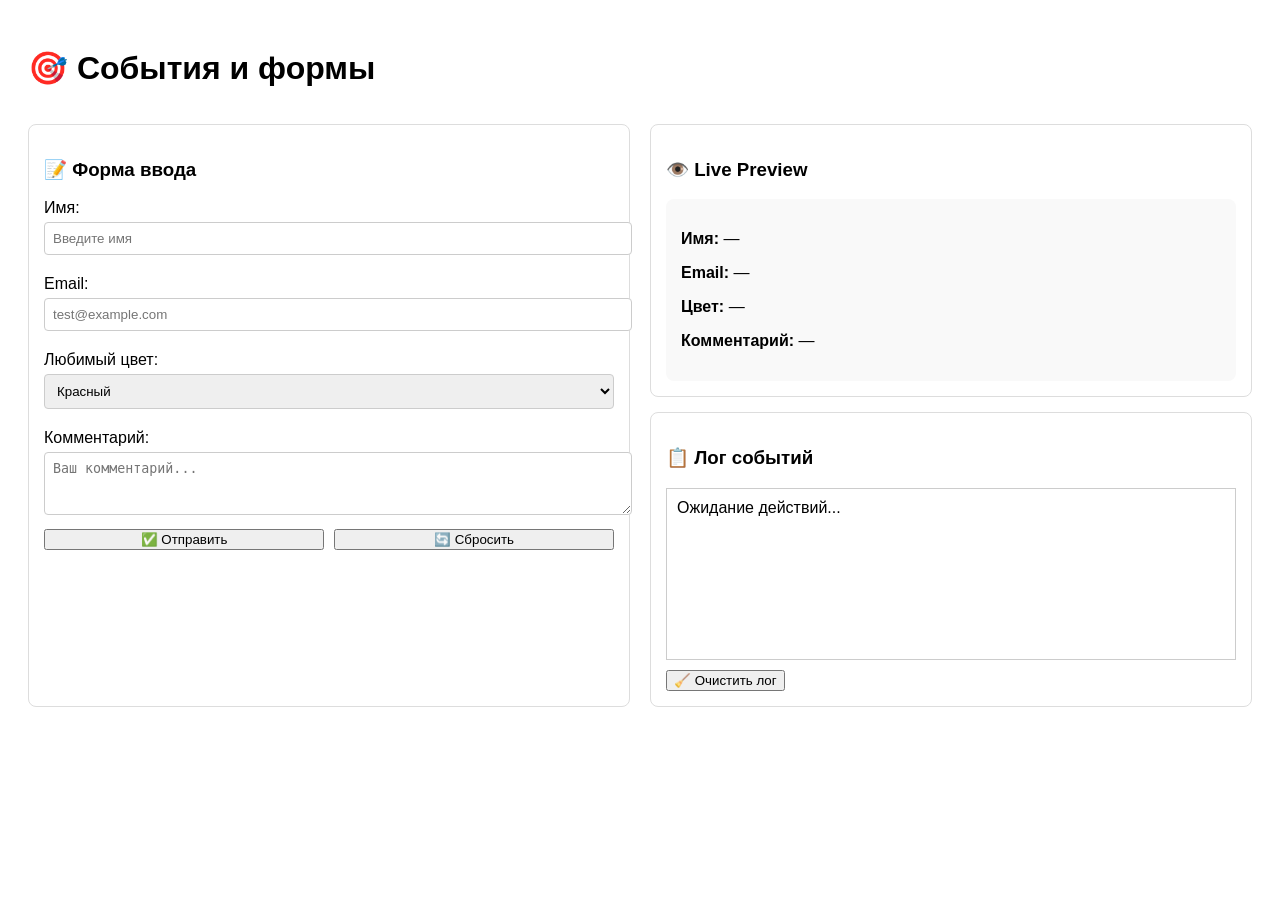
<file: src/dom-events.html>
<!DOCTYPE html>
<html lang="ru">
<head>
    <meta charset="UTF-8">
    <title>DOM События</title>
    <style>
        body { font-family: Arial; padding: 20px; }
        .form-group {
            margin: 15px 0;
            padding: 15px;
            border: 1px solid #ddd;
            border-radius: 8px;
        }
        label { display: block; margin: 10px 0 5px; }
        input, select, textarea {
            width: 100%;
            padding: 8px;
            margin-bottom: 10px;
            border: 1px solid #ccc;
            border-radius: 4px;
        }
        .error {
            border-color: #e74c3c !important;
            background-color: #fdf0ed;
        }
        .error-message {
            color: #e74c3c;
            font-size: 0.9em;
            margin-top: -5px;
            margin-bottom: 10px;
        }
        .success {
            border-color: #27ae60 !important;
            background-color: #f0fff0;
        }
        #livePreview {
            background: #f9f9f9;
            padding: 15px;
            border-radius: 8px;
            min-height: 100px;
        }
    </style>
</head>
<body>
    <h1>🎯 События и формы</h1>
    
    <div style="display: grid; grid-template-columns: 1fr 1fr; gap: 20px;">
        <!-- Левая колонка: форма -->
        <div class="form-group">
            <h3>📝 Форма ввода</h3>
            
            <label for="name">Имя:</label>
            <input type="text" id="name" placeholder="Введите имя">
            
            <label for="email">Email:</label>
            <input type="email" id="email" placeholder="test@example.com">
            
            <label for="color">Любимый цвет:</label>
            <select id="color">
                <option value="red">Красный</option>
                <option value="green">Зеленый</option>
                <option value="blue">Синий</option>
            </select>
            
            <label for="comment">Комментарий:</label>
            <textarea id="comment" rows="3" placeholder="Ваш комментарий..."></textarea>
            
            <div style="display: flex; gap: 10px;">
                <button id="submitBtn" style="flex: 1;">✅ Отправить</button>
                <button id="resetBtn" style="flex: 1;">🔄 Сбросить</button>
            </div>
        </div>
        
        <!-- Правая колонка: превью и логи -->
        <div>
            <div class="form-group">
                <h3>👁️ Live Preview</h3>
                <div id="livePreview">
                    <p><strong>Имя:</strong> <span id="previewName">—</span></p>
                    <p><strong>Email:</strong> <span id="previewEmail">—</span></p>
                    <p><strong>Цвет:</strong> <span id="previewColor">—</span></p>
                    <p><strong>Комментарий:</strong> <span id="previewComment">—</span></p>
                </div>
            </div>
            
            <div class="form-group">
                <h3>📋 Лог событий</h3>
                <div id="eventLog" style="height: 150px; overflow-y: auto; background: #fff; padding: 10px; border: 1px solid #ccc;">
                    Ожидание действий...
                </div>
                <button onclick="clearLog()" style="margin-top: 10px;">🧹 Очистить лог</button>
            </div>
        </div>
    </div>
    
    <script>
        // Получаем элементы
        const nameInput = document.getElementById('name');
        const emailInput = document.getElementById('email');
        const colorSelect = document.getElementById('color');
        const commentTextarea = document.getElementById('comment');
        const submitBtn = document.getElementById('submitBtn');
        const resetBtn = document.getElementById('resetBtn');
        
        // Элементы для превью
        const previewName = document.getElementById('previewName');
        const previewEmail = document.getElementById('previewEmail');
        const previewColor = document.getElementById('previewColor');
        const previewComment = document.getElementById('previewComment');
        
        // Лог
        const eventLog = document.getElementById('eventLog');
        
        // Функция для добавления в лог
        function addToLog(message, type = 'info') {
            const entry = document.createElement('div');
            const time = new Date().toLocaleTimeString();
            
            entry.style.padding = '4px';
            entry.style.margin = '2px 0';
            entry.style.borderRadius = '4px';
            
            switch(type) {
                case 'error':
                    entry.style.backgroundColor = '#fdf0ed';
                    entry.style.color = '#c0392b';
                    break;
                case 'success':
                    entry.style.backgroundColor = '#f0fff0';
                    entry.style.color = '#27ae60';
                    break;
                default:
                    entry.style.backgroundColor = '#e3f2fd';
            }
            
            entry.textContent = `[${time}] ${message}`;
            eventLog.appendChild(entry);
            eventLog.scrollTop = eventLog.scrollHeight;
        }
        
        // 1. ОБРАБОТЧИКИ СОБЫТИЙ
        // Разные способы навешивания обработчиков
        
        // Способ 1: через свойство элемента
        nameInput.oninput = function() {
            previewName.textContent = this.value || '—';
            addToLog(`Имя изменено: "${this.value}"`);
        };
        
        // Способ 2: через addEventListener (рекомендуемый)
        emailInput.addEventListener('input', function() {
            previewEmail.textContent = this.value || '—';
            
            // Валидация
            if (this.value && !this.value.includes('@')) {
                this.classList.add('error');
                addToLog('Некорректный email', 'error');
            } else {
                this.classList.remove('error');
            }
        });
        
        // Обработка изменения select
        colorSelect.addEventListener('change', function() {
            const colors = {
                red: '#ffebee',
                green: '#e8f5e9',
                blue: '#e3f2fd'
            };
            
            previewColor.textContent = this.options[this.selectedIndex].text;
            previewColor.style.color = this.value;
            
            // Меняем фон превью
            document.getElementById('livePreview').style.backgroundColor = colors[this.value] || '#f9f9f9';
            
            addToLog(`Цвет изменен на: ${this.value}`);
        });
        
        // Обработка textarea
        commentTextarea.addEventListener('input', function() {
            const shortComment = this.value.length > 50 
                ? this.value.substring(0, 50) + '...' 
                : this.value;
            previewComment.textContent = shortComment || '—';
        });
        
        // Обработка фокуса
        nameInput.addEventListener('focus', () => {
            addToLog('Поле "Имя" получило фокус');
        });
        
        nameInput.addEventListener('blur', () => {
            if (nameInput.value.length < 2) {
                nameInput.classList.add('error');
                addToLog('Имя слишком короткое', 'error');
            } else {
                nameInput.classList.remove('error');
                nameInput.classList.add('success');
            }
        });
        
        // Обработка отправки формы
        submitBtn.addEventListener('click', (e) => {
            e.preventDefault(); // Предотвращаем перезагрузку страницы
            
            // Собираем данные
            const formData = {
                name: nameInput.value,
                email: emailInput.value,
                color: colorSelect.value,
                comment: commentTextarea.value
            };
            
            // Простейшая валидация
            if (!formData.name || !formData.email) {
                addToLog('❌ Ошибка: заполните обязательные поля', 'error');
                alert('Заполните имя и email!');
                return;
            }
            
            addToLog('✅ Форма отправлена: ' + JSON.stringify(formData), 'success');
            alert('Данные отправлены (проверьте лог)');
        });
        
        // Сброс формы
        resetBtn.addEventListener('click', () => {
            // Очищаем поля
            nameInput.value = '';
            emailInput.value = '';
            colorSelect.value = 'red';
            commentTextarea.value = '';
            
            // Сбрасываем классы
            [nameInput, emailInput].forEach(input => {
                input.classList.remove('error', 'success');
            });
            
            // Обновляем превью
            previewName.textContent = '—';
            previewEmail.textContent = '—';
            previewColor.textContent = 'Красный';
            previewComment.textContent = '—';
            
            addToLog('🔄 Форма сброшена');
        });
        
        // Очистка лога
        window.clearLog = () => {
            eventLog.innerHTML = 'Лог очищен...';
            addToLog('Лог очищен');
        };
        
        // Дополнительно: обработка клавиш
        document.addEventListener('keydown', (e) => {
            // Ctrl+Enter для отправки
            if (e.ctrlKey && e.key === 'Enter') {
                addToLog('⌨️ Нажато Ctrl+Enter');
                submitBtn.click();
            }
        });
    </script>
</body>
</html>
</file>
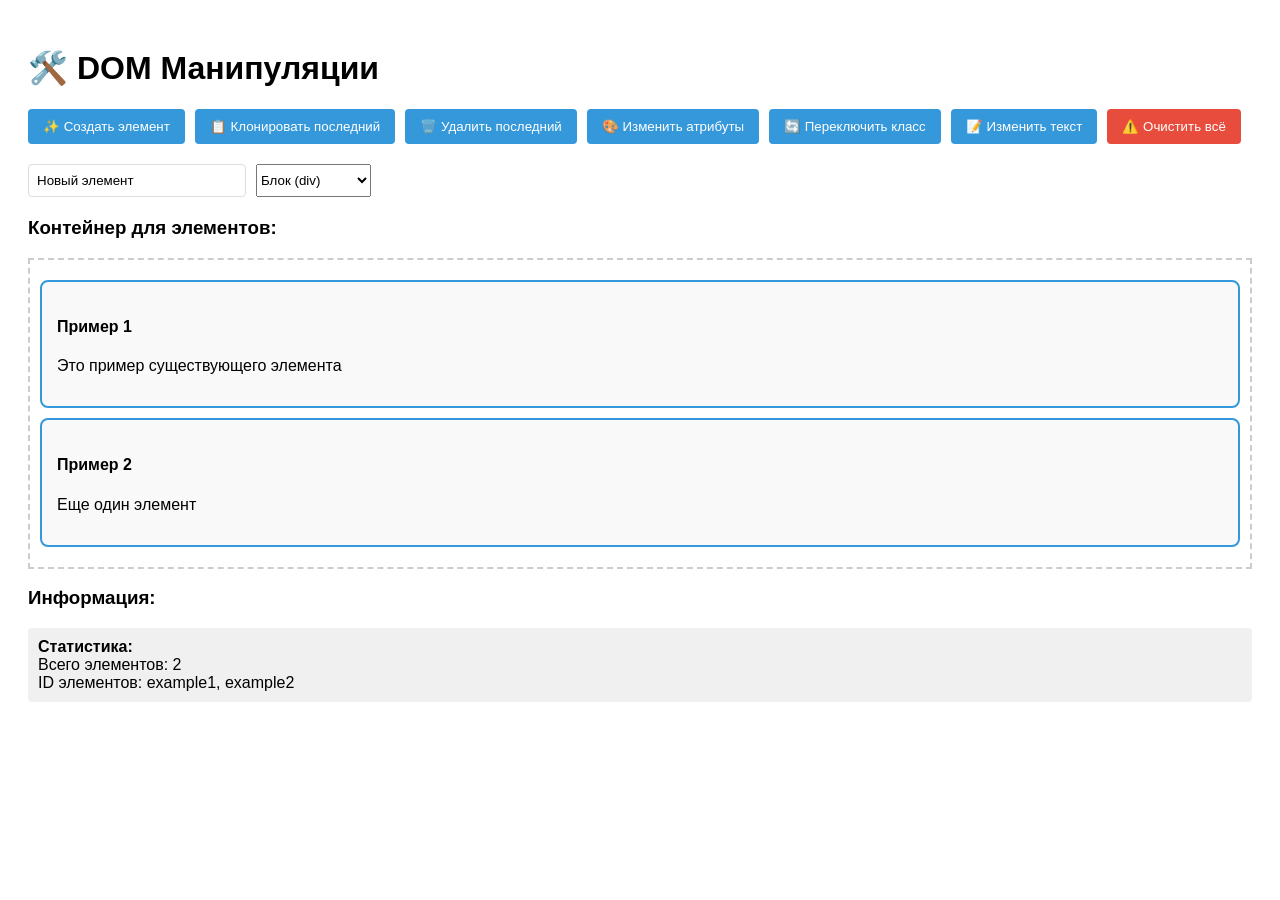
<file: src/dom-manipulation.html>
<!DOCTYPE html>
<html lang="ru">
<head>
    <meta charset="UTF-8">
    <title>DOM Манипуляции</title>
    <style>
        body { font-family: Arial; padding: 20px; }
        .card {
            border: 2px solid #3498db;
            border-radius: 8px;
            padding: 15px;
            margin: 10px 0;
            background: #f9f9f9;
            transition: all 0.3s;
        }
        .card.highlight {
            background: #fff3cd;
            border-color: #ffc107;
        }
        .controls {
            display: flex;
            gap: 10px;
            flex-wrap: wrap;
            margin: 20px 0;
        }
        button {
            padding: 10px 15px;
            background: #3498db;
            color: white;
            border: none;
            border-radius: 4px;
            cursor: pointer;
        }
        button:hover { background: #2980b9; }
        button.danger { background: #e74c3c; }
        button.danger:hover { background: #c0392b; }
        input, textarea {
            padding: 8px;
            border: 1px solid #ddd;
            border-radius: 4px;
            width: 200px;
        }
    </style>
</head>
<body>
    <h1>🛠️ DOM Манипуляции</h1>
    
    <div class="controls">
        <button onclick="createElement()">✨ Создать элемент</button>
        <button onclick="cloneElement()">📋 Клонировать последний</button>
        <button onclick="removeLast()">🗑️ Удалить последний</button>
        <button onclick="changeAttributes()">🎨 Изменить атрибуты</button>
        <button onclick="toggleClass()">🔄 Переключить класс</button>
        <button onclick="changeContent()">📝 Изменить текст</button>
        <button onclick="clearAll()" class="danger">⚠️ Очистить всё</button>
    </div>
    
    <div class="controls">
        <input type="text" id="elementText" placeholder="Текст элемента" value="Новый элемент">
        <select id="elementType">
            <option value="div">Блок (div)</option>
            <option value="p">Параграф (p)</option>
            <option value="button">Кнопка (button)</option>
        </select>
    </div>
    
    <h3>Контейнер для элементов:</h3>
    <div id="container" style="min-height: 200px; border: 2px dashed #ccc; padding: 10px;">
        <!-- Сюда будут добавляться элементы -->
        <div class="card" id="example1">
            <h4>Пример 1</h4>
            <p>Это пример существующего элемента</p>
        </div>
        <div class="card" id="example2">
            <h4>Пример 2</h4>
            <p>Еще один элемент</p>
        </div>
    </div>
    
    <h3>Информация:</h3>
    <div id="info" style="background: #f0f0f0; padding: 10px; border-radius: 4px;"></div>
    
    <script>
        const container = document.getElementById('container');
        const info = document.getElementById('info');
        
        function updateInfo() {
            const children = container.children;
            info.innerHTML = `
                <strong>Статистика:</strong><br>
                Всего элементов: ${children.length}<br>
                ID элементов: ${Array.from(children).map(el => el.id || 'без id').join(', ')}
            `;
        }
        
        // 1. СОЗДАНИЕ ЭЛЕМЕНТОВ
        window.createElement = () => {
            const text = document.getElementById('elementText').value;
            const type = document.getElementById('elementType').value;
            
            // Создаем элемент
            const newElement = document.createElement(type);
            
            // Добавляем класс
            newElement.className = 'card';
            
            // Добавляем уникальный ID
            newElement.id = 'element_' + Date.now();
            
            // Наполняем содержимым в зависимости от типа
            if (type === 'button') {
                newElement.textContent = text;
                newElement.onclick = () => alert('Кнопка нажата!');
            } else {
                newElement.innerHTML = `
                    <h4>${text}</h4>
                    <p>Создан: ${new Date().toLocaleTimeString()}</p>
                `;
            }
            
            // Добавляем в контейнер
            container.appendChild(newElement);
            
            updateInfo();
        };
        
        // 2. КЛОНИРОВАНИЕ
        window.cloneElement = () => {
            const children = container.children;
            if (children.length === 0) {
                alert('Нет элементов для клонирования');
                return;
            }
            
            const lastElement = children[children.length - 1];
            // deep: true - клонируем всё содержимое
            const clone = lastElement.cloneNode(true);
            
            // Меняем ID у клона
            clone.id = 'clone_' + Date.now();
            
            // Добавляем пометку, что это клон
            const title = clone.querySelector('h4');
            if (title) {
                title.textContent = '[КЛОН] ' + title.textContent;
            }
            
            container.appendChild(clone);
            updateInfo();
        };
        
        // 3. УДАЛЕНИЕ
        window.removeLast = () => {
            const children = container.children;
            if (children.length > 0) {
                const lastElement = children[children.length - 1];
                lastElement.remove(); // Современный способ
                // Или: container.removeChild(lastElement);
            }
            updateInfo();
        };
        
        // 4. ИЗМЕНЕНИЕ АТРИБУТОВ
        window.changeAttributes = () => {
            const children = container.children;
            Array.from(children).forEach((el, index) => {
                // setAttribute - универсальный метод
                el.setAttribute('data-index', index);
                el.setAttribute('title', `Элемент ${index + 1}`);
                
                // Работа со стилями
                el.style.borderWidth = '3px';
                el.style.borderColor = '#27ae60';
            });
            updateInfo();
        };
        
        // 5. ПЕРЕКЛЮЧЕНИЕ КЛАССОВ
        window.toggleClass = () => {
            const children = container.children;
            Array.from(children).forEach(el => {
                // classList - современный API для работы с классами
                el.classList.toggle('highlight');
            });
        };
        
        // 6. ИЗМЕНЕНИЕ СОДЕРЖИМОГО
        window.changeContent = () => {
            const children = container.children;
            Array.from(children).forEach(el => {
                // Разные способы изменения содержимого
                if (el.querySelector('h4')) {
                    // innerHTML - парсит HTML
                    el.innerHTML = el.innerHTML + ' <small>(изменено)</small>';
                } else {
                    // textContent - только текст (безопаснее)
                    el.textContent = el.textContent + ' (изменено)';
                }
            });
        };
        
        // 7. ОЧИСТКА
        window.clearAll = () => {
            // Самый простой способ очистить контейнер
            container.innerHTML = '';
            
            // Альтернатива: while(container.firstChild) container.removeChild(container.firstChild);
            
            updateInfo();
        };
        
        // Инициализация
        updateInfo();
    </script>
</body>
</html>
</file>
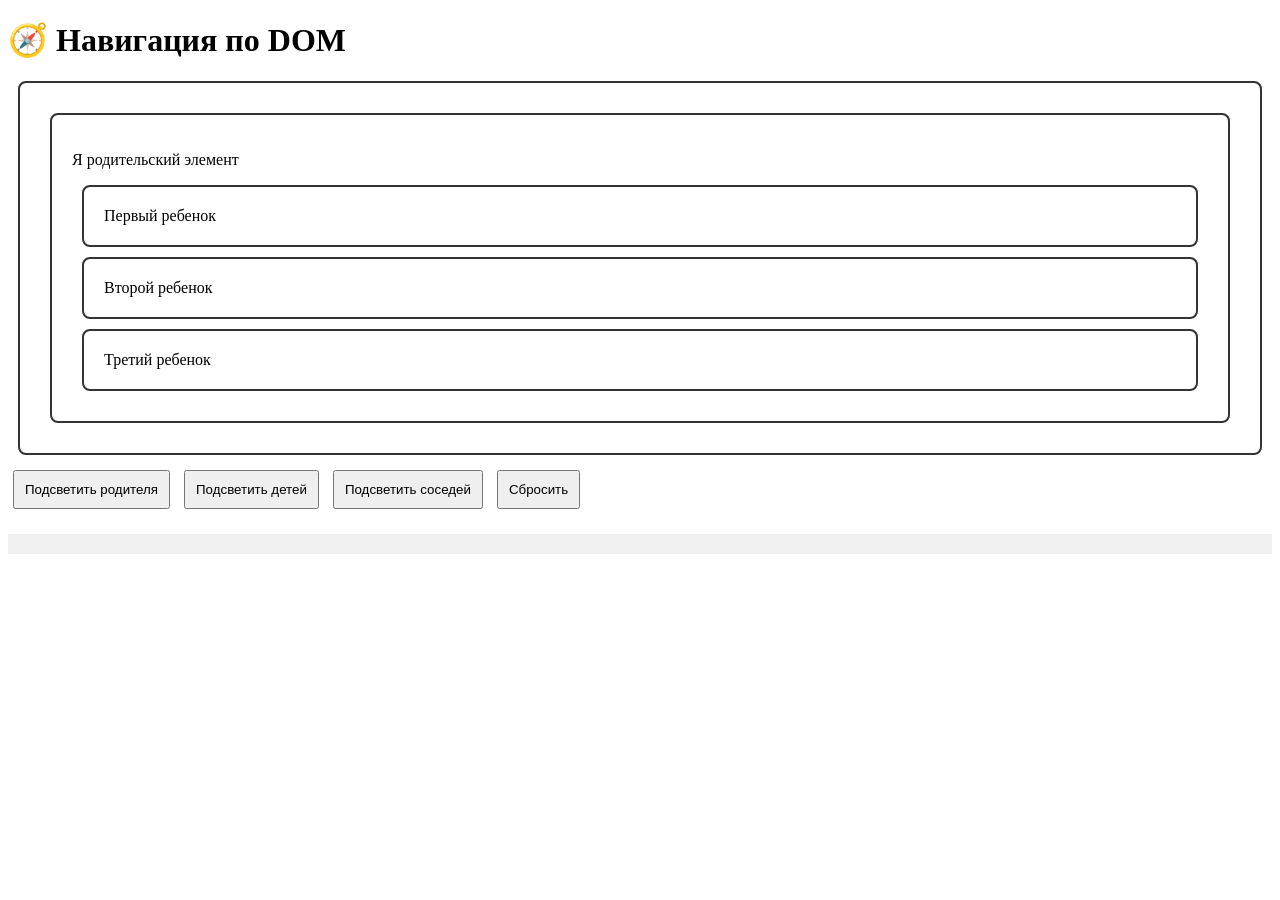
<file: src/dom-navigation.html>
<!DOCTYPE html>
<html lang="ru">
<head>
    <meta charset="UTF-8">
    <title>DOM Навигация</title>
    <style>
        .demo-box {
            border: 2px solid #333;
            padding: 20px;
            margin: 10px;
            border-radius: 8px;
        }
        .highlight {
            background-color: yellow;
            border: 3px solid orange;
        }
        button {
            padding: 10px;
            margin: 5px;
            cursor: pointer;
        }
    </style>
</head>
<body>
    <h1>🧭 Навигация по DOM</h1>
    
    <div id="container" class="demo-box">
        <div id="parent" class="demo-box">
            <p>Я родительский элемент</p>
            <div id="child1" class="demo-box">Первый ребенок</div>
            <div id="child2" class="demo-box">Второй ребенок</div>
            <div id="child3" class="demo-box">Третий ребенок</div>
        </div>
    </div>
    
    <div class="controls">
        <button onclick="highlightParent()">Подсветить родителя</button>
        <button onclick="highlightChildren()">Подсветить детей</button>
        <button onclick="highlightNextPrev()">Подсветить соседей</button>
        <button onclick="reset()">Сбросить</button>
    </div>
    
    <div id="output" style="margin-top: 20px; padding: 10px; background: #f0f0f0;"></div>
    
    <script>
        const parent = document.getElementById('parent');
        const output = document.getElementById('output');
        
        function log(message) {
            output.innerHTML += message + '<br>';
        }
        
        function highlightParent() {
            reset();
            parent.classList.add('highlight');
            log('📍 Родительский элемент:');
            log(`  - ID: ${parent.id}`);
            log(`  - Детей: ${parent.children.length}`);
        }
        
        function highlightChildren() {
            reset();
            const children = parent.children;
            for (let child of children) {
                child.classList.add('highlight');
            }
            log('📍 Дочерние элементы:');
            Array.from(children).forEach((child, i) => {
                log(`  - Ребенок ${i + 1}: ${child.id}`);
            });
        }
        
        function highlightNextPrev() {
            reset();
            const child2 = document.getElementById('child2');
            child2.classList.add('highlight');
            
            const prev = child2.previousElementSibling;
            const next = child2.nextElementSibling;
            
            if (prev) {
                prev.classList.add('highlight');
                prev.style.backgroundColor = 'lightblue';
                log('👈 Предыдущий элемент: ' + prev.id);
            }
            
            if (next) {
                next.classList.add('highlight');
                next.style.backgroundColor = 'lightgreen';
                log('👉 Следующий элемент: ' + next.id);
            }
            
            log('🎯 Текущий элемент: child2');
        }
        
        function reset() {
            const all = document.querySelectorAll('.demo-box');
            all.forEach(el => {
                el.classList.remove('highlight');
                el.style.backgroundColor = '';
            });
            output.innerHTML = '';
        }
    </script>
</body>
</html>
</file>
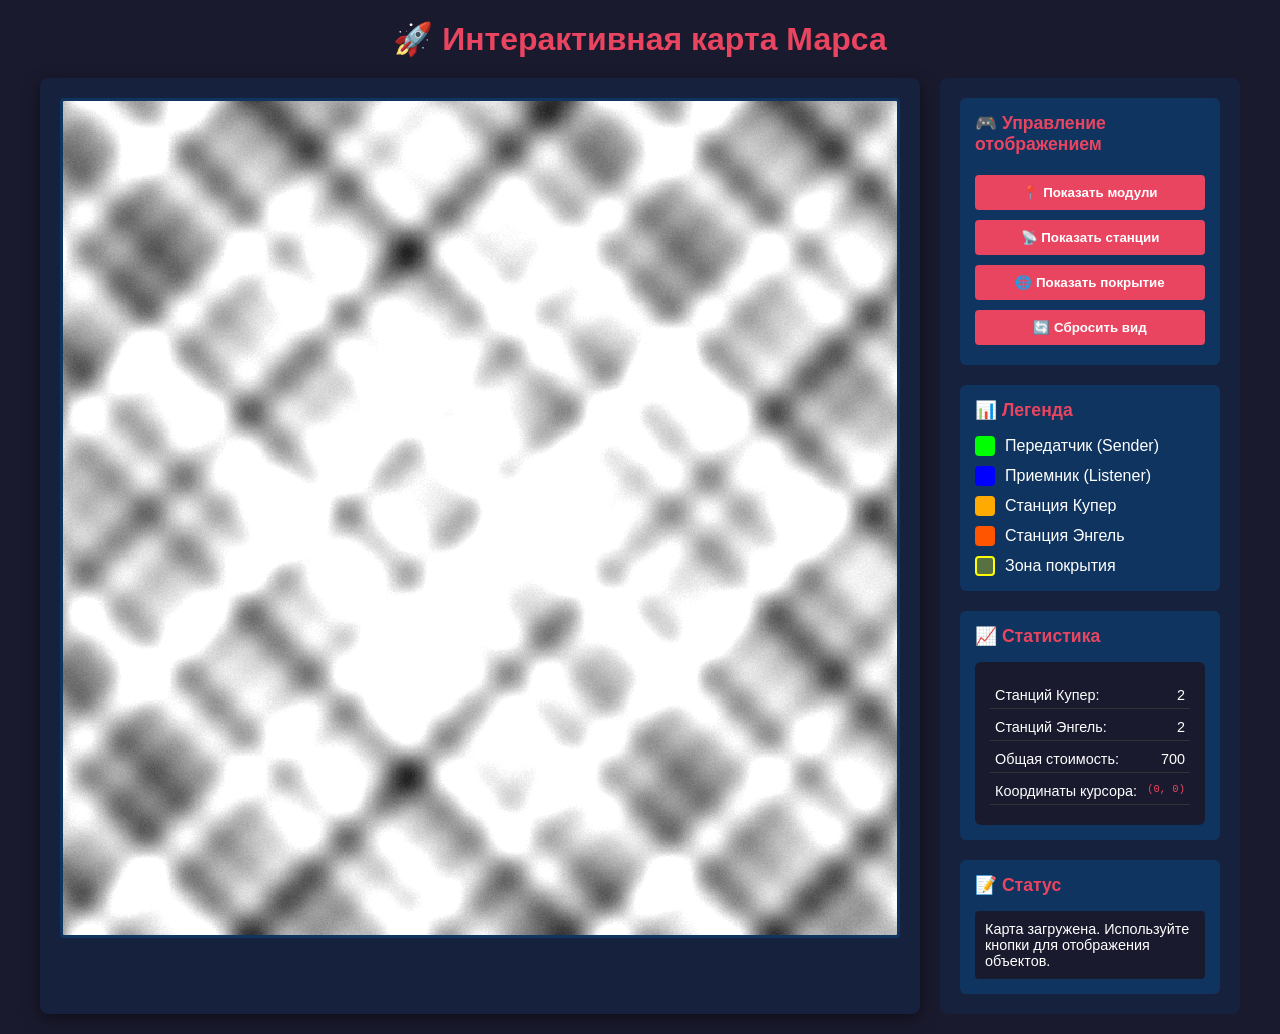
<file: src/interactive-map.html>
<!DOCTYPE html>
<html lang="ru">
<head>
    <meta charset="UTF-8">
    <title>Интерактивная карта Марса</title>
    <style>
        * {
            margin: 0;
            padding: 0;
            box-sizing: border-box;
        }
        
        body {
            font-family: 'Segoe UI', Tahoma, Geneva, Verdana, sans-serif;
            background: #1a1a2e;
            color: #fff;
            padding: 20px;
        }
        
        .app {
            max-width: 1200px;
            margin: 0 auto;
        }
        
        h1 {
            text-align: center;
            color: #e94560;
            margin-bottom: 20px;
        }
        
        .main-panel {
            display: grid;
            grid-template-columns: 1fr 300px;
            gap: 20px;
        }
        
        .map-container {
            background: #16213e;
            padding: 20px;
            border-radius: 8px;
            box-shadow: 0 4px 15px rgba(0,0,0,0.5);
        }
        
        #marsMap {
            width: 100%;
            height: auto;
            border: 3px solid #0f3460;
            border-radius: 4px;
            cursor: crosshair;
            image-rendering: pixelated;
        }
        
        .control-panel {
            background: #16213e;
            padding: 20px;
            border-radius: 8px;
            display: flex;
            flex-direction: column;
            gap: 20px;
        }
        
        .section {
            background: #0f3460;
            padding: 15px;
            border-radius: 6px;
        }
        
        .section h3 {
            color: #e94560;
            margin-bottom: 15px;
            font-size: 1.1em;
        }
        
        button {
            width: 100%;
            padding: 10px;
            margin: 5px 0;
            background: #e94560;
            color: white;
            border: none;
            border-radius: 4px;
            cursor: pointer;
            font-weight: bold;
            transition: all 0.3s;
        }
        
        button:hover {
            background: #ff6b8b;
            transform: translateY(-2px);
        }
        
        button.active {
            background: #4CAF50;
        }
        
        .legend {
            display: flex;
            flex-direction: column;
            gap: 10px;
            margin-top: 10px;
        }
        
        .legend-item {
            display: flex;
            align-items: center;
            gap: 10px;
        }
        
        .color-box {
            width: 20px;
            height: 20px;
            border-radius: 4px;
        }
        
        .stats {
            background: #1a1a2e;
            padding: 15px;
            border-radius: 6px;
            font-size: 0.9em;
        }
        
        .stat-row {
            display: flex;
            justify-content: space-between;
            margin: 5px 0;
            padding: 5px;
            border-bottom: 1px solid #333;
        }
        
        .coordinates {
            font-family: monospace;
            font-size: 0.9em;
            color: #e94560;
        }
        
        #status {
            padding: 10px;
            background: #1a1a2e;
            border-radius: 4px;
            font-size: 0.9em;
            min-height: 60px;
        }
    </style>
</head>
<body>
    <div class="app">
        <h1>🚀 Интерактивная карта Марса</h1>
        
        <div class="main-panel">
            <!-- Карта -->
            <div class="map-container">
                <canvas id="marsMap" width="800" height="800"></canvas>
            </div>
            
            <!-- Панель управления -->
            <div class="control-panel">
                <div class="section">
                    <h3>🎮 Управление отображением</h3>
                    <button id="btnModules" onclick="toggleModules()">📍 Показать модули</button>
                    <button id="btnStations" onclick="toggleStations()">📡 Показать станции</button>
                    <button id="btnCoverage" onclick="toggleCoverage()">🌐 Показать покрытие</button>
                    <button onclick="resetView()">🔄 Сбросить вид</button>
                </div>
                
                <div class="section">
                    <h3>📊 Легенда</h3>
                    <div class="legend">
                        <div class="legend-item">
                            <div class="color-box" style="background: #00ff00;"></div>
                            <span>Передатчик (Sender)</span>
                        </div>
                        <div class="legend-item">
                            <div class="color-box" style="background: #0000ff;"></div>
                            <span>Приемник (Listener)</span>
                        </div>
                        <div class="legend-item">
                            <div class="color-box" style="background: #ffaa00;"></div>
                            <span>Станция Купер</span>
                        </div>
                        <div class="legend-item">
                            <div class="color-box" style="background: #ff5500;"></div>
                            <span>Станция Энгель</span>
                        </div>
                        <div class="legend-item">
                            <div class="color-box" style="background: rgba(255,255,0,0.3); border: 2px solid yellow;"></div>
                            <span>Зона покрытия</span>
                        </div>
                    </div>
                </div>
                
                <div class="section">
                    <h3>📈 Статистика</h3>
                    <div class="stats">
                        <div class="stat-row">
                            <span>Станций Купер:</span>
                            <span id="statCuper">0</span>
                        </div>
                        <div class="stat-row">
                            <span>Станций Энгель:</span>
                            <span id="statEngel">0</span>
                        </div>
                        <div class="stat-row">
                            <span>Общая стоимость:</span>
                            <span id="statCost">0</span>
                        </div>
                        <div class="stat-row">
                            <span>Координаты курсора:</span>
                            <span id="cursorCoords" class="coordinates">(0, 0)</span>
                        </div>
                    </div>
                </div>
                
                <div class="section">
                    <h3>📝 Статус</h3>
                    <div id="status">
                        Карта загружена. Используйте кнопки для отображения объектов.
                    </div>
                </div>
            </div>
        </div>
    </div>
    
    <script>
        // Получаем canvas и контекст
        const canvas = document.getElementById('marsMap');
        const ctx = canvas.getContext('2d');
        
        // Состояние приложения
        const state = {
            map: null,
            modules: {
                sender: { x: 200, y: 200 },
                listener: { x: 600, y: 600 }
            },
            stations: [
                { type: 'cuper', x: 150, y: 150, radius: 32, cost: 100 },
                { type: 'cuper', x: 400, y: 300, radius: 32, cost: 100 },
                { type: 'engel', x: 500, y: 500, radius: 64, cost: 250 },
                { type: 'engel', x: 300, y: 600, radius: 64, cost: 250 }
            ],
            showModules: false,
            showStations: false,
            showCoverage: false
        };
        
        // Цветовая схема для карты
        const mapColors = {
            low: [0, 0, 0],    // Темно-зеленый
            mid: [127, 127, 127],   // Коричневый
            high: [255, 255, 255] // Белый
        };
        
        // ========== Генерация карты ==========
        function generateMap() {
            const map = [];
            for (let y = 0; y < 800; y++) {
                const row = [];
                for (let x = 0; x < 800; x++) {
                    // Создаем интересный рельеф с горами и долинами
                    const nx = x / 800 - 0.5;
                    const ny = y / 800 - 0.5;
                    
                    // Основной рельеф
                    let height = 128;
                    
                    // Горные хребты
                    height += Math.sin(nx * 20) * Math.cos(ny * 20) * 50;
                    height += Math.sin(nx * 40 + 2) * Math.cos(ny * 30 + 3) * 30;
                    
                    // Большая гора в центре
                    const distFromCenter = Math.sqrt(nx*nx + ny*ny);
                    height += Math.max(0, 80 * (1 - distFromCenter * 2));
                    
                    // Кратеры
                    const crater1 = Math.sin(nx * 50) * Math.cos(ny * 50) * 40;
                    const crater2 = Math.sin(nx * 80 + 5) * Math.cos(ny * 80 + 7) * 20;
                    height += crater1 + crater2;
                    
                    // Добавляем немного шума
                    height += (Math.random() - 0.5) * 10;
                    
                    row.push(Math.floor(Math.max(0, Math.min(255, height))));
                }
                map.push(row);
            }
            return map;
        }
        
        // ========== Отрисовка карты ==========
        function drawMap() {
            if (!state.map) return;
            
            const imageData = ctx.createImageData(800, 800);
            
            for (let y = 0; y < 800; y++) {
                for (let x = 0; x < 800; x++) {
                    const index = (y * 800 + x) * 4;
                    const height = state.map[y][x];
                    
                    // Получаем цвет по высоте
                    let r, g, b;
                    
                    if (height < 85) {
                        const t = height / 85;
                        r = Math.floor(mapColors.low[0] + (mapColors.mid[0] - mapColors.low[0]) * t);
                        g = Math.floor(mapColors.low[1] + (mapColors.mid[1] - mapColors.low[1]) * t);
                        b = Math.floor(mapColors.low[2] + (mapColors.mid[2] - mapColors.low[2]) * t);
                    } else if (height < 170) {
                        const t = (height - 85) / 85;
                        r = Math.floor(mapColors.mid[0] + (mapColors.high[0] - mapColors.mid[0]) * t);
                        g = Math.floor(mapColors.mid[1] + (mapColors.high[1] - mapColors.mid[1]) * t);
                        b = Math.floor(mapColors.mid[2] + (mapColors.high[2] - mapColors.mid[2]) * t);
                    } else {
                        const t = (height - 170) / 85;
                        r = Math.floor(mapColors.high[0] + (255 - mapColors.high[0]) * t);
                        g = Math.floor(mapColors.high[1] + (255 - mapColors.high[1]) * t);
                        b = Math.floor(mapColors.high[2] + (255 - mapColors.high[2]) * t);
                    }
                    
                    imageData.data[index] = r;
                    imageData.data[index + 1] = g;
                    imageData.data[index + 2] = b;
                    imageData.data[index + 3] = 255;
                }
            }
            
            ctx.putImageData(imageData, 0, 0);
            
            // Рисуем дополнительные объекты
            if (state.showModules) drawModules();
            if (state.showStations) drawStations();
            if (state.showCoverage) drawCoverage();
        }
        
        // ========== Рисование модулей ==========
        function drawModules() {
            // Передатчик (красный)
            ctx.beginPath();
            ctx.arc(state.modules.sender.x, state.modules.sender.y, 8, 0, Math.PI * 2);
            ctx.fillStyle = '#00ff00';
            ctx.fill();
            ctx.strokeStyle = 'white';
            ctx.lineWidth = 2;
            ctx.stroke();
            
            // Подпись
            ctx.font = 'bold 12px Arial';
            ctx.fillStyle = 'grey';
            ctx.fillText('Sender', state.modules.sender.x + 15, state.modules.sender.y - 10);
            
            // Приемник (синий)
            ctx.beginPath();
            ctx.arc(state.modules.listener.x, state.modules.listener.y, 8, 0, Math.PI * 2);
            ctx.fillStyle = '#0000ff';
            ctx.fill();
            ctx.strokeStyle = 'white';
            ctx.lineWidth = 2;
            ctx.stroke();
            
            ctx.fillStyle = 'white';
            ctx.fillText('Listener', state.modules.listener.x + 15, state.modules.listener.y - 10);
        }
        
        // ========== Рисование станций ==========
        function drawStations() {
            state.stations.forEach((station, index) => {
                // Станции Купер (желтые)
                if (station.type === 'cuper') {
                    ctx.fillStyle = '#ffaa00';
                } 
                // Станции Энгель (оранжевые)
                else {
                    ctx.fillStyle = '#ff5500';
                }
                
                ctx.beginPath();
                ctx.arc(station.x, station.y, 6, 0, Math.PI * 2);
                ctx.fill();
                ctx.strokeStyle = 'white';
                ctx.lineWidth = 2;
                ctx.stroke();
                
                // Номер станции
                ctx.font = '10px Arial';
                ctx.fillStyle = 'white';
                ctx.fillText(index + 1, station.x - 3, station.y - 10);
            });
        }
        
        // ========== Рисование зон покрытия ==========
        function drawCoverage() {
            state.stations.forEach(station => {
                // Полупрозрачная зона покрытия
                ctx.beginPath();
                ctx.arc(station.x, station.y, station.radius, 0, Math.PI * 2);
                
                if (station.type === 'cuper') {
                    ctx.fillStyle = 'rgba(255, 170, 0, 0.2)';
                    ctx.strokeStyle = 'rgba(255, 170, 0, 0.5)';
                } else {
                    ctx.fillStyle = 'rgba(255, 85, 0, 0.2)';
                    ctx.strokeStyle = 'rgba(255, 85, 0, 0.5)';
                }
                
                ctx.fill();
                ctx.lineWidth = 2;
                ctx.stroke();
            });
        }
        
        // ========== Обновление статистики ==========
        function updateStats() {
            const cuperCount = state.stations.filter(s => s.type === 'cuper').length;
            const engelCount = state.stations.filter(s => s.type === 'engel').length;
            const totalCost = state.stations.reduce((sum, s) => sum + s.cost, 0);
            
            document.getElementById('statCuper').textContent = cuperCount;
            document.getElementById('statEngel').textContent = engelCount;
            document.getElementById('statCost').textContent = totalCost;
        }
        
        // ========== Обработчики кнопок ==========
        window.toggleModules = function() {
            state.showModules = !state.showModules;
            const btn = document.getElementById('btnModules');
            btn.textContent = state.showModules ? '📍 Скрыть модули' : '📍 Показать модули';
            btn.classList.toggle('active');
            drawMap();
            document.getElementById('status').textContent = 
                state.showModules ? 'Модули отображены' : 'Модули скрыты';
        };
        
        window.toggleStations = function() {
            state.showStations = !state.showStations;
            const btn = document.getElementById('btnStations');
            btn.textContent = state.showStations ? '📡 Скрыть станции' : '📡 Показать станции';
            btn.classList.toggle('active');
            drawMap();
            document.getElementById('status').textContent = 
                state.showStations ? 'Станции отображены' : 'Станции скрыты';
        };
        
        window.toggleCoverage = function() {
            state.showCoverage = !state.showCoverage;
            const btn = document.getElementById('btnCoverage');
            btn.textContent = state.showCoverage ? '🌐 Скрыть покрытие' : '🌐 Показать покрытие';
            btn.classList.toggle('active');
            drawMap();
            document.getElementById('status').textContent = 
                state.showCoverage ? 'Зоны покрытия отображены' : 'Зоны покрытия скрыты';
        };
        
        window.resetView = function() {
            state.showModules = false;
            state.showStations = false;
            state.showCoverage = false;
            
            document.getElementById('btnModules').textContent = '📍 Показать модули';
            document.getElementById('btnStations').textContent = '📡 Показать станции';
            document.getElementById('btnCoverage').textContent = '🌐 Показать покрытие';
            
            document.getElementById('btnModules').classList.remove('active');
            document.getElementById('btnStations').classList.remove('active');
            document.getElementById('btnCoverage').classList.remove('active');
            
            drawMap();
            document.getElementById('status').textContent = 'Вид сброшен';
        };
        
        // ========== Отслеживание мыши ==========
        canvas.addEventListener('mousemove', (e) => {
            const rect = canvas.getBoundingClientRect();
            const scaleX = canvas.width / rect.width;
            const scaleY = canvas.height / rect.height;
            
            const x = Math.floor((e.clientX - rect.left) * scaleX);
            const y = Math.floor((e.clientY - rect.top) * scaleY);
            
            document.getElementById('cursorCoords').textContent = `(${x}, ${y})`;
            
            if (state.map && x >= 0 && x < 800 && y >= 0 && y < 800) {
                const height = state.map[y][x];
                canvas.title = `Координаты: (${x}, ${y}), Высота: ${height}`;
            }
        });
        
        // ========== Инициализация ==========
        state.map = generateMap();
        drawMap();
        updateStats();
        
        // Сохраняем в localStorage для демонстрации
        localStorage.setItem('mars_map_demo', JSON.stringify({
            timestamp: Date.now(),
            map: 'Сгенерировано в демо-режиме'
        }));
    </script>
</body>
</html>
</file>
